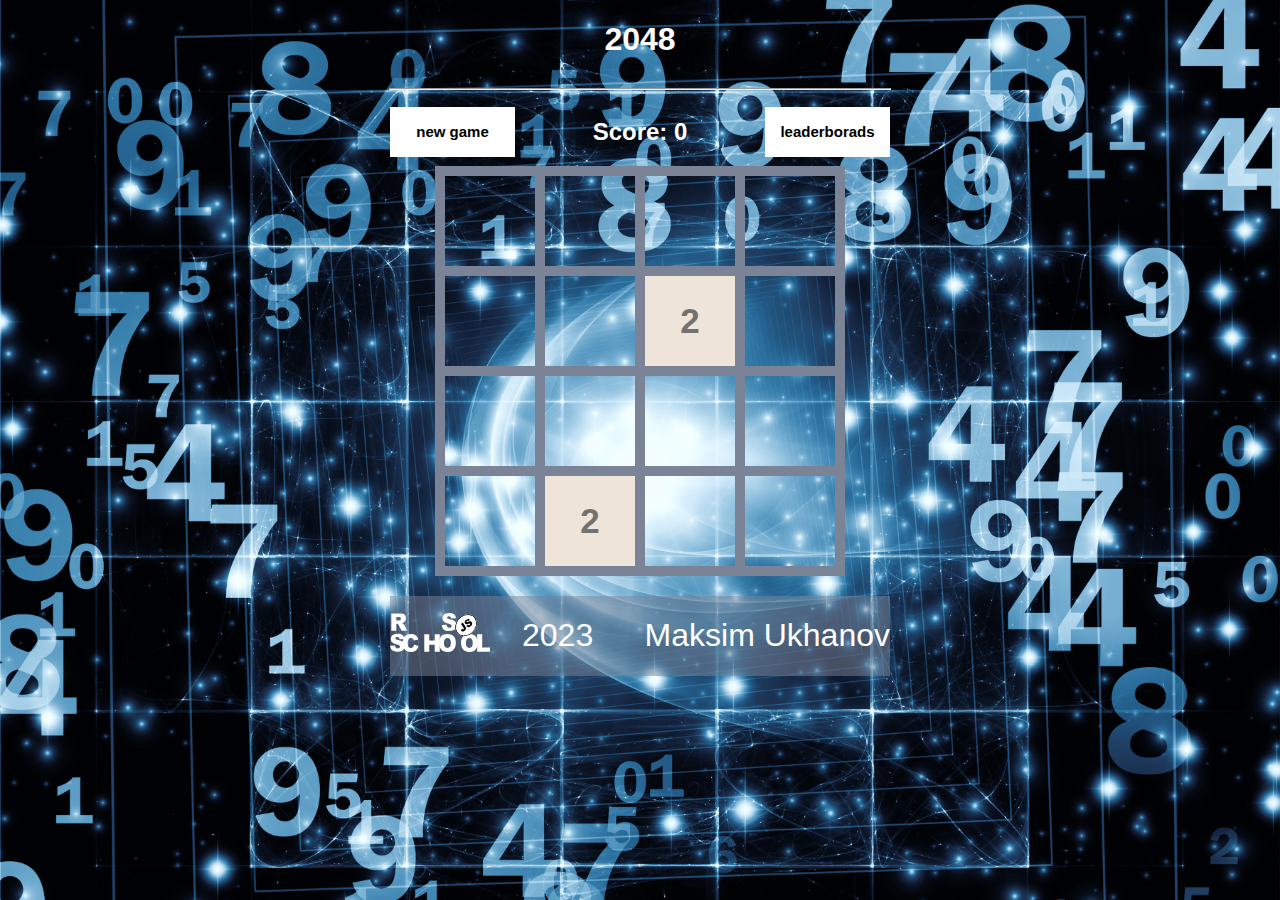
<file: game2048/index.html>
<!DOCTYPE html>
<html lang="en">
<head>
  <meta charset="UTF-8">
  <meta name="viewport" content="width=device-width, initial-scale=1.0">
  <title>2048</title>
  <link rel="stylesheet" href="css/style.css">
  <link rel="stylesheet" href="css/tile.css">
</head>
<body>
  <h1 id="title">2048</h1>
  <hr>
  <div class="header">
    <button type="button" class="new-game">new game</button>
    <h2>Score: <span id="score">0</span></h2>
    <button type="button" class="leaderboards">leaderborads</button>
  </div>
  <div id="board">
  </div>
  <div id="results">
    <h2> Results </h2>
    <div id="leaders"></div>
  </div>
  <footer class="footer">
    <div class="rs-logo">
      <a href="https://rs.school/js-stage0/" target="_blank">
        <img src="assets/rs_school.svg" alt="rs-school-logo" />
      </a>
      <p>2023</p>
    </div>
    <div class="github">
      <a href="https://github.com/CultureCat89" target="_blank"
        >Maksim Ukhanov</a
      >
    </div>
  </footer>
  <script src="index.js"></script>
</body>
</html>
</file>
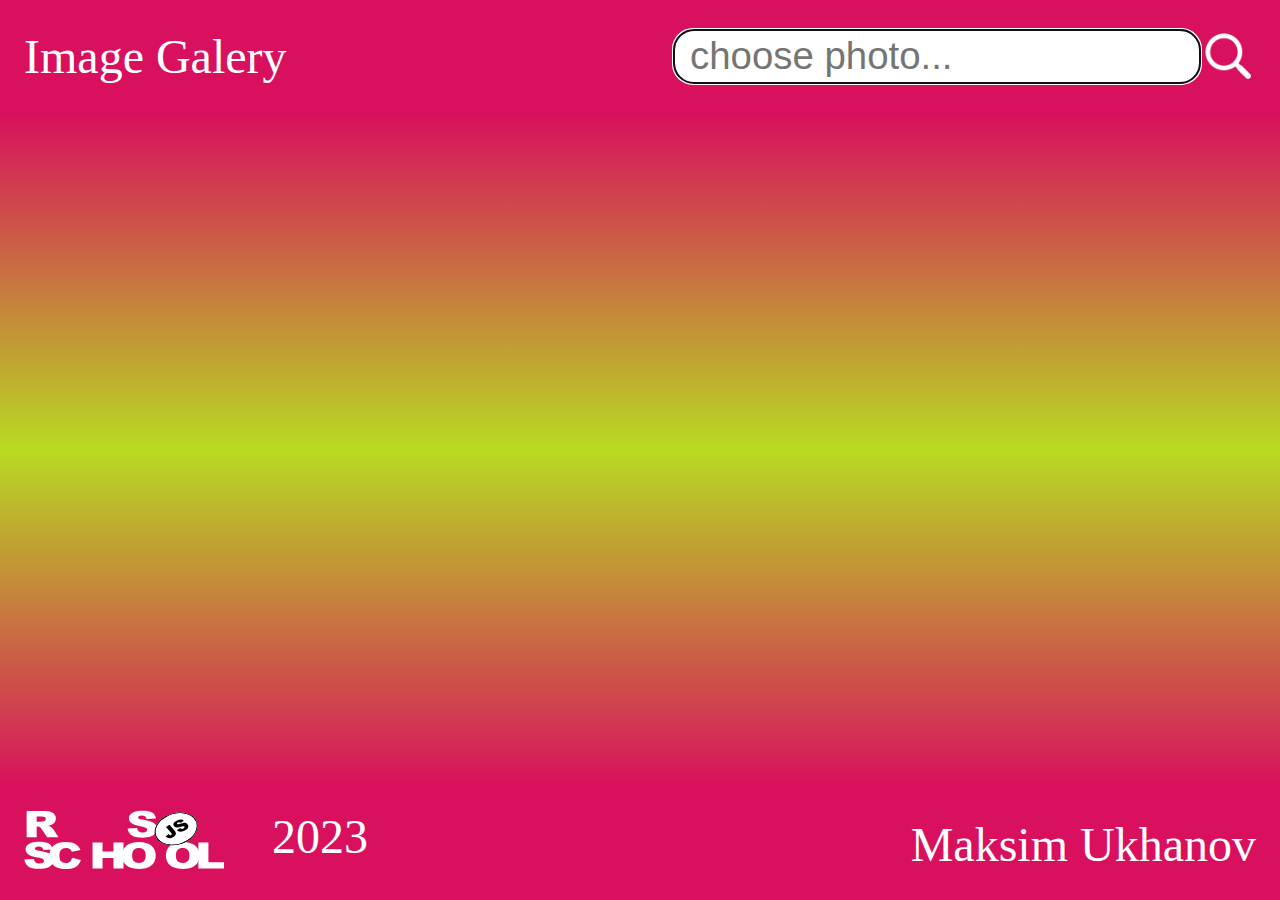
<file: image-galery/index.html>
<!DOCTYPE html>
<html lang="en">
  <head>
    <meta charset="UTF-8" />
    <meta name="viewport" content="width=device-width, initial-scale=1.0" />
    <title>image-galery</title>
    <link rel="stylesheet" href="style.css" />
    <link
      rel="shortcut icon"
      href="assets/img/galery.png"
      type="image/x-icon"
    />
  </head>
  <body>
    <div class="wrapper">
      <header class="header">
        <div>
          <p>Image Galery</p>
        </div>

        <div class="search">
          <input
            type="search"
            placeholder="choose photo..."
            id="search"
            autocomplete="off"
            autofocus
          />
          <div id="search-icon"></div>
        </div>
      </header>

      <main class="main"></main>

      <footer class="footer">
        <div class="rs-logo">
          <a href="https://rs.school/js-stage0/" target="_blank">
            <img src="assets/svg/rs_school.svg" alt="rs-school-logo" />
          </a>
          <p>2023</p>
        </div>
        <div class="github">
          <a href="https://github.com/CultureCat89" target="_blank"
            >Maksim Ukhanov</a
          >
        </div>
      </footer>
    </div>
    <script src="index.js"></script>
  </body>
</html>
</file>
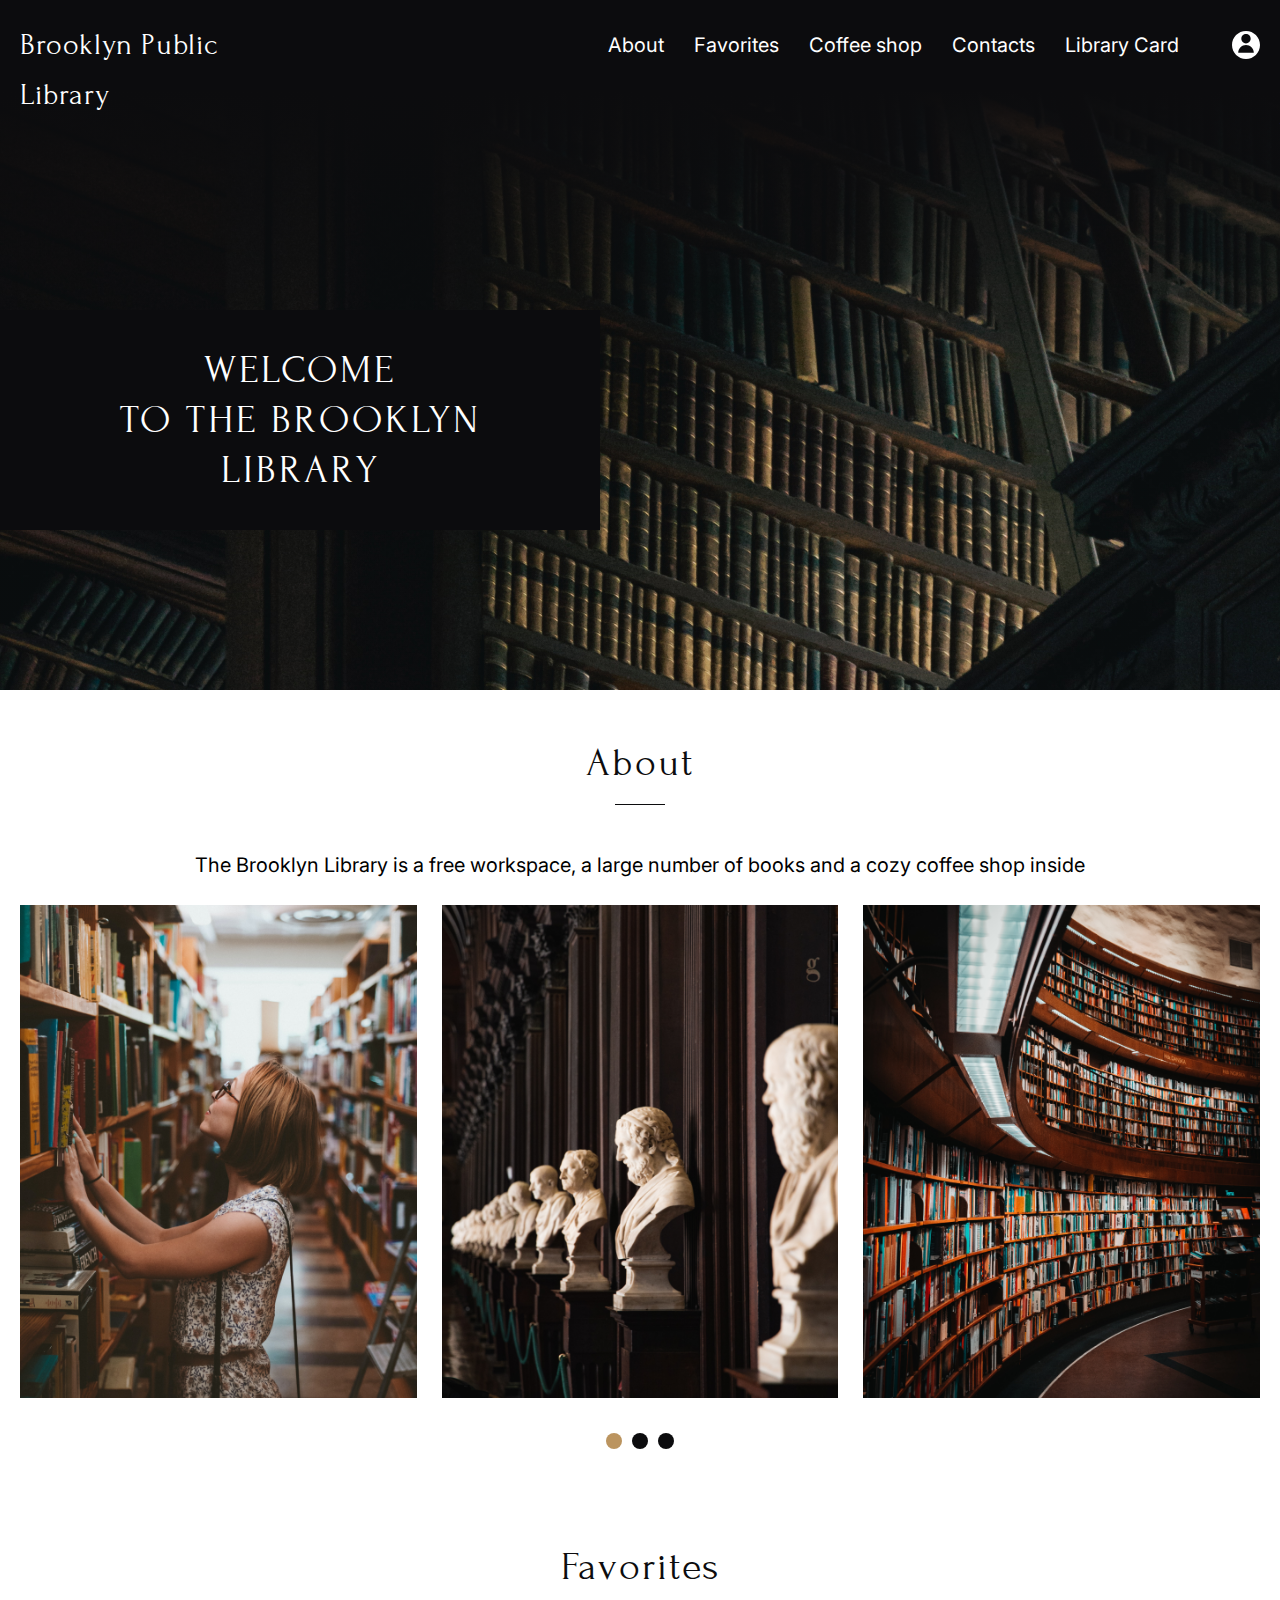
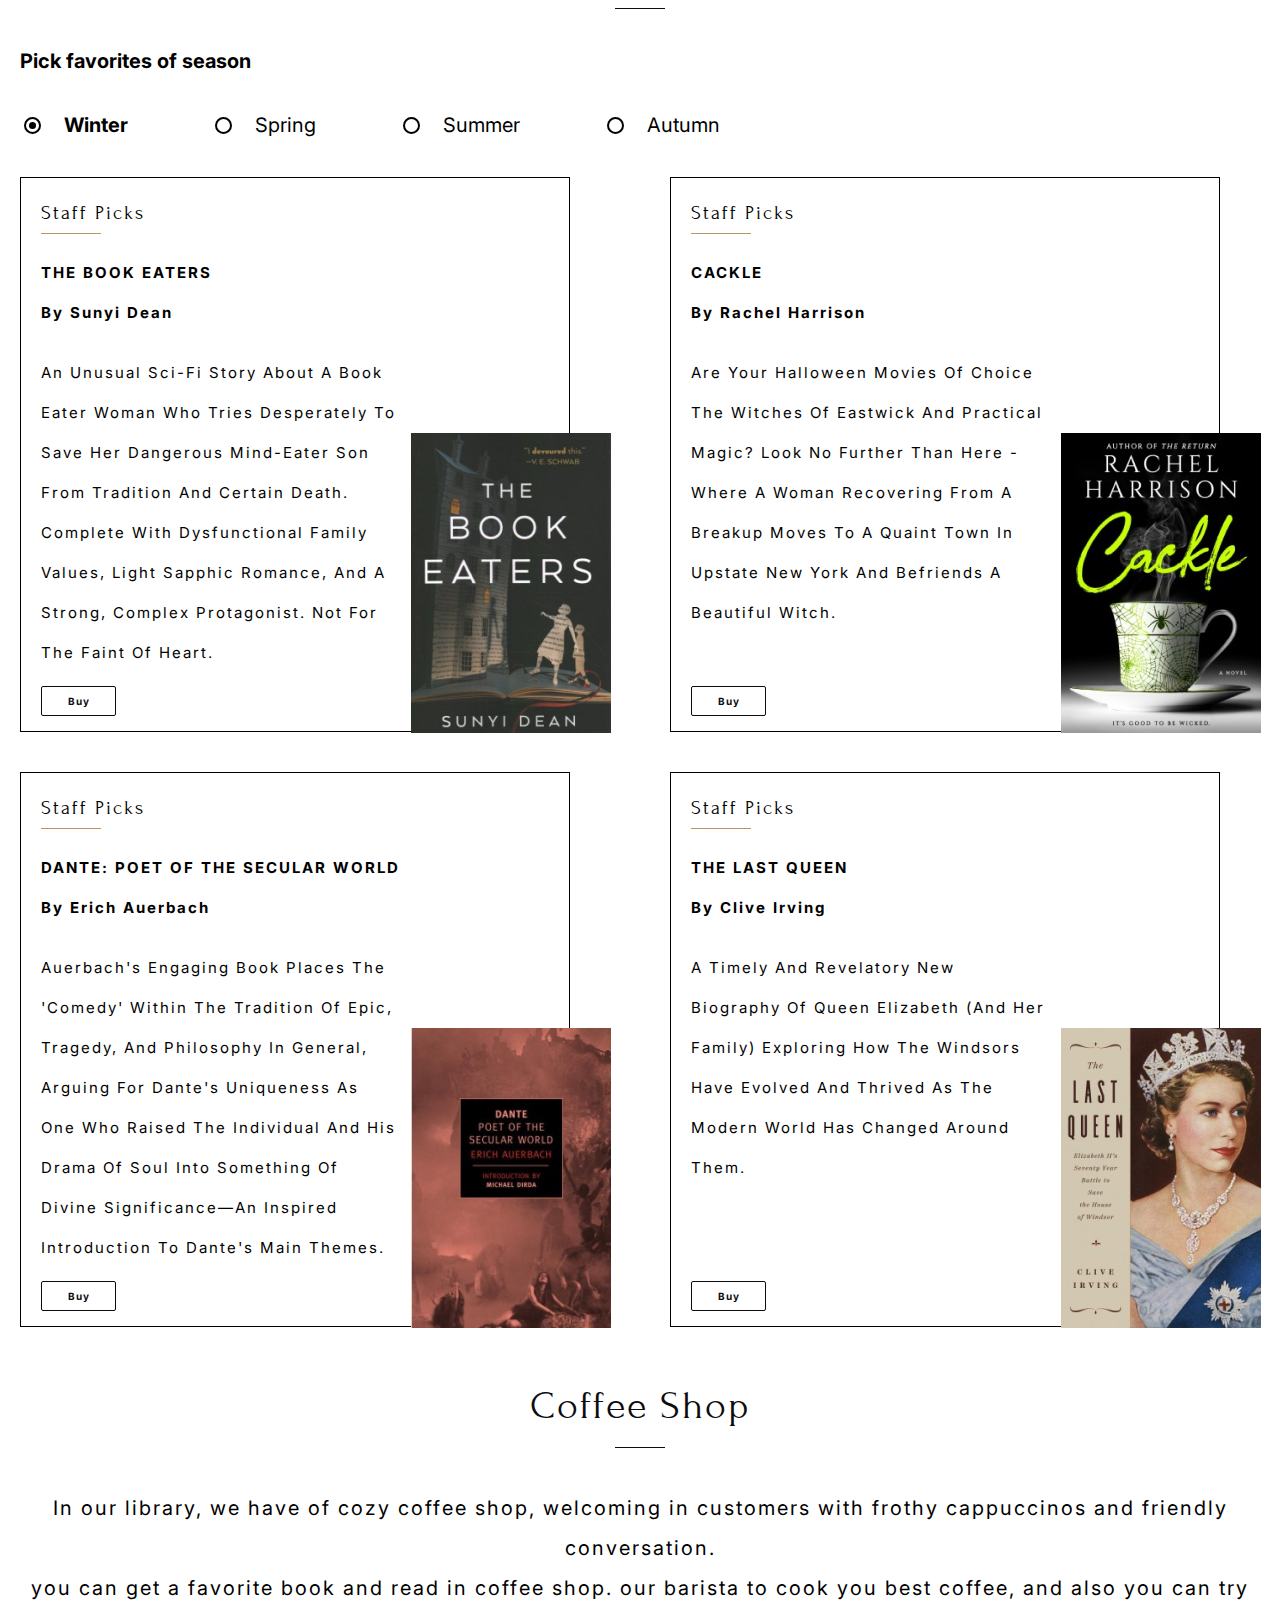
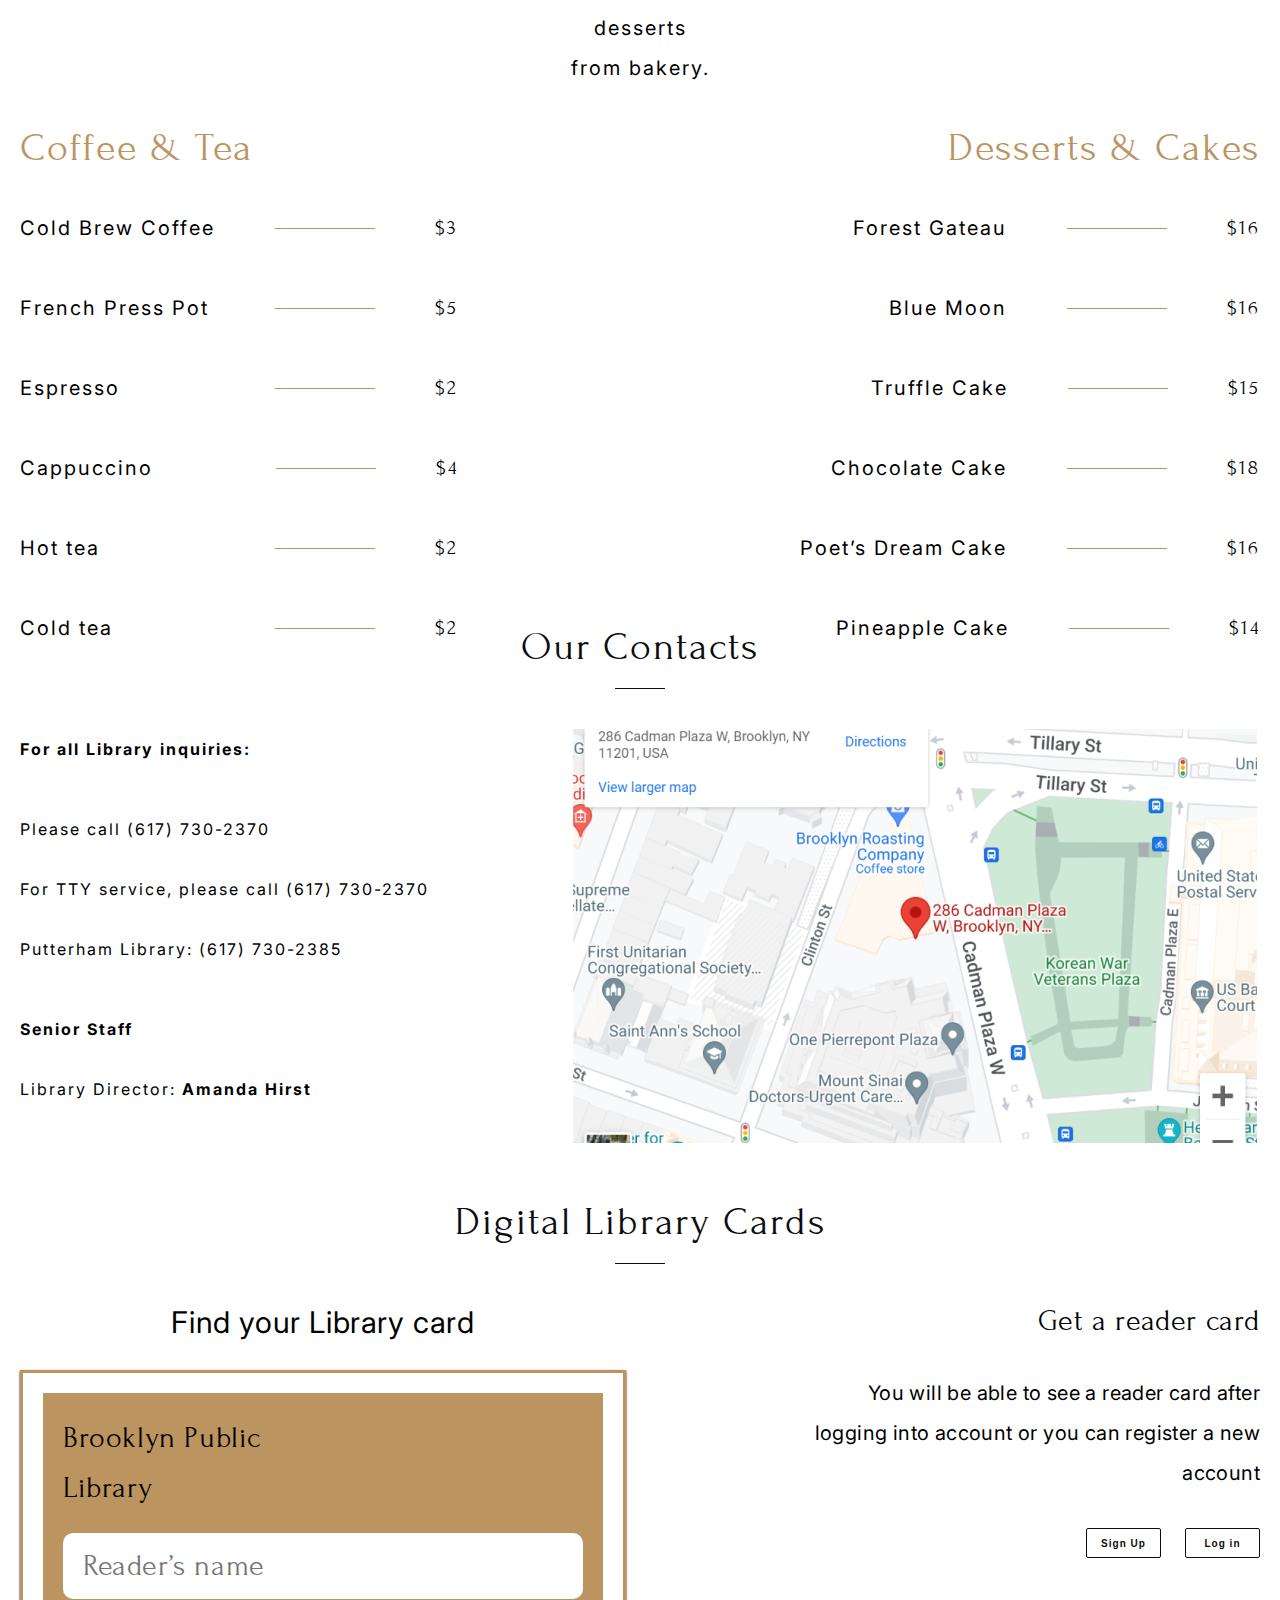
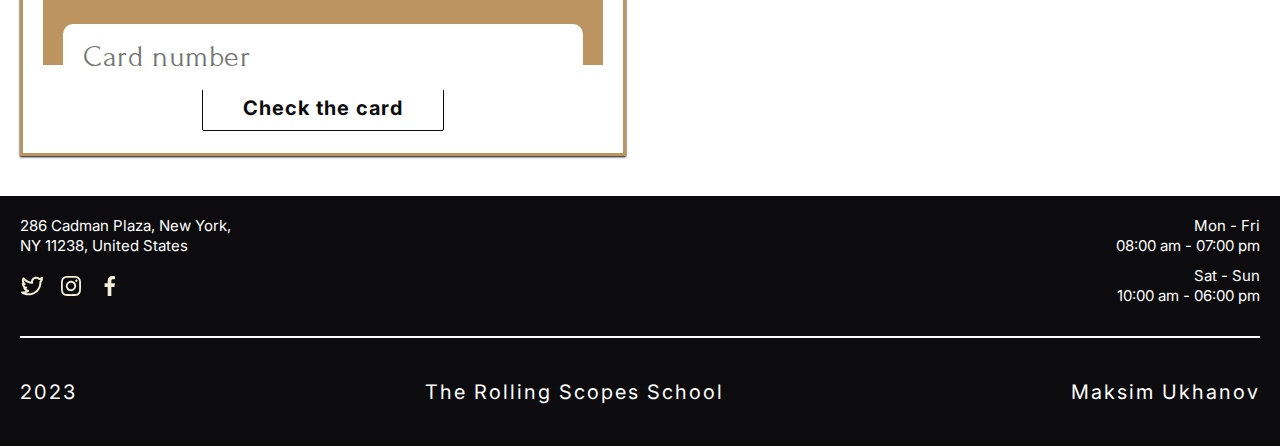
<file: library/index.html>
<!DOCTYPE html>
<html lang="en">
<head>
  <meta charset="UTF-8">
  <meta name="viewport" content="width=device-width, initial-scale=1.0">
  <title>Library</title>
  <link rel="stylesheet" href="styles.css">
  <link rel="icon" href="src/images/favicon.ico">
</head>
<body>
  <header class="header">
    <h1 class="header_title">Brooklyn Public Library</h1>

    <div class="nav_and_icon">
      <nav>
        <ul class="list_nav" id="list_nav">
          <li><a href="#about">About</a></li>
          <li><a href="#favorites">Favorites</a></li>
          <li><a href="#coffee_shop">Coffee shop</a></li>
          <li><a href="#contacts">Contacts</a></li>
          <li><a href="#library_card">Library Card</a></li>
        </ul>
      </nav>
      <svg class="icon_profile" xmlns="http://www.w3.org/2000/svg" width="28" height="28" viewBox="0 0 28 28" fill="none">
        <path fill-rule="evenodd" clip-rule="evenodd" d="M28 14C28 21.732 21.732 28 14 28C6.26801 28 0 21.732 0 14C0 6.26801 6.26801 0 14 0C21.732 0 28 6.26801 28 14ZM18.6667 7.77778C18.6667 10.3551 16.5774 12.4444 14.0001 12.4444C11.4227 12.4444 9.33339 10.3551 9.33339 7.77778C9.33339 5.20045 11.4227 3.11111 14.0001 3.11111C16.5774 3.11111 18.6667 5.20045 18.6667 7.77778ZM19.4998 16.2781C20.9584 17.7367 21.7778 19.715 21.7778 21.7778H14L6.22225 21.7778C6.22225 19.715 7.0417 17.7367 8.50031 16.2781C9.95893 14.8194 11.9372 14 14 14C16.0628 14 18.0411 14.8194 19.4998 16.2781Z" fill="white"/>
      </svg>
    </div>

    <div class="nav_and_icon_burger">
      <svg class="icon_profile" xmlns="http://www.w3.org/2000/svg" width="28" height="28" viewBox="0 0 28 28" fill="none">
        <path fill-rule="evenodd" clip-rule="evenodd" d="M28 14C28 21.732 21.732 28 14 28C6.26801 28 0 21.732 0 14C0 6.26801 6.26801 0 14 0C21.732 0 28 6.26801 28 14ZM18.6667 7.77778C18.6667 10.3551 16.5774 12.4444 14.0001 12.4444C11.4227 12.4444 9.33339 10.3551 9.33339 7.77778C9.33339 5.20045 11.4227 3.11111 14.0001 3.11111C16.5774 3.11111 18.6667 5.20045 18.6667 7.77778ZM19.4998 16.2781C20.9584 17.7367 21.7778 19.715 21.7778 21.7778H14L6.22225 21.7778C6.22225 19.715 7.0417 17.7367 8.50031 16.2781C9.95893 14.8194 11.9372 14 14 14C16.0628 14 18.0411 14.8194 19.4998 16.2781Z" fill="white"/>
      </svg>
      
      <svg class="burger_open" id="burger_menu_open" xmlns="http://www.w3.org/2000/svg" width="45" height="22" viewBox="0 0 45 22" fill="none">
        <line class="burger_line" y1="1" x2="45" y2="1" stroke="white" stroke-width="2"/>
        <line class="burger_line" y1="11" x2="45" y2="11" stroke="white" stroke-width="2"/>
        <line class="burger_line" y1="21" x2="45" y2="21" stroke="white" stroke-width="2"/>
      </svg>
    </div>

    <div class="open_burger_menu" id="open_burger_menu">
      <div class="nav_and_icon_burger_open">
        <svg class="icon_profile" xmlns="http://www.w3.org/2000/svg" width="28" height="28" viewBox="0 0 28 28" fill="none">
          <path fill-rule="evenodd" clip-rule="evenodd" d="M28 14C28 21.732 21.732 28 14 28C6.26801 28 0 21.732 0 14C0 6.26801 6.26801 0 14 0C21.732 0 28 6.26801 28 14ZM18.6667 7.77778C18.6667 10.3551 16.5774 12.4444 14.0001 12.4444C11.4227 12.4444 9.33339 10.3551 9.33339 7.77778C9.33339 5.20045 11.4227 3.11111 14.0001 3.11111C16.5774 3.11111 18.6667 5.20045 18.6667 7.77778ZM19.4998 16.2781C20.9584 17.7367 21.7778 19.715 21.7778 21.7778H14L6.22225 21.7778C6.22225 19.715 7.0417 17.7367 8.50031 16.2781C9.95893 14.8194 11.9372 14 14 14C16.0628 14 18.0411 14.8194 19.4998 16.2781Z" fill="white"/>
        </svg>
        <svg class="burger_close" id="burger_menu_close" xmlns="http://www.w3.org/2000/svg" width="34" height="34" viewBox="0 0 36 34" fill="none">
          <line y1="-1" x2="45.0642" y2="-1" transform="matrix(0.710098 0.704103 -0.710098 0.704103 2 2.00003)" stroke="white" stroke-width="2"/>
          <line y1="-1" x2="45.0642" y2="-1" transform="matrix(0.710098 -0.704103 0.710098 0.704103 2 34)" stroke="white" stroke-width="2"/>
        </svg>
      </div>
      <div class="burger_nav" id="burger_nav">
      </div>
    </div>
  </header>
  <main class="main">
    <section class="welcome">
      <div class="welcome-bg">
        <h2>Welcome <br>to the Brooklyn Library</h2>
      </div>
    </section>
    <section class="about" id="about">
      <div class="title">
        <h2>About</h2>
        <div class="line"></div>
      </div>
      <p>The Brooklyn Library is a free workspace, a large number of books and a cozy coffee shop inside </p>
      <div class="images_items">
        <img src="src/images/image1.png" alt="img1">
        <img src="src/images/image2.png" alt="img2">
        <img src="src/images/image3.png" alt="img3">
        <img src="src/images/image4.png" alt="img4">
        <img src="src/images/image5.png" alt="img5">
      </div>

      <div class="images_items_tablet">
        <svg class="arrow" xmlns="http://www.w3.org/2000/svg" width="14" height="23" viewBox="0 0 14 23" fill="none">
          <path d="M0.93934 10.4393C0.353553 11.0251 0.353553 11.9749 0.93934 12.5607L10.4853 22.1066C11.0711 22.6924 12.0208 22.6924 12.6066 22.1066C13.1924 21.5208 13.1924 20.5711 12.6066 19.9853L4.12132 11.5L12.6066 3.01472C13.1924 2.42893 13.1924 1.47919 12.6066 0.893398C12.0208 0.307611 11.0711 0.307611 10.4853 0.893398L0.93934 10.4393ZM3 10H2L2 13H3V10Z" fill="black"/>
        </svg>
        <div class="images_items_tablet_wrapper">
          <img src="src/images/image1.png" alt="img1">
          <img src="src/images/image2.png" alt="img2">
          <img src="src/images/image3.png" alt="img3">
          <img src="src/images/image4.png" alt="img4">
          <img src="src/images/image5.png" alt="img5">
        </div>
        <svg class="arrow" xmlns="http://www.w3.org/2000/svg" width="14" height="23" viewBox="0 0 14 23" fill="none">
          <path d="M13.0607 12.5607C13.6464 11.9749 13.6464 11.0251 13.0607 10.4393L3.51472 0.893398C2.92893 0.307611 1.97919 0.307611 1.3934 0.893398C0.807611 1.47919 0.807611 2.42893 1.3934 3.01472L9.87868 11.5L1.3934 19.9853C0.807611 20.5711 0.807611 21.5208 1.3934 22.1066C1.97919 22.6924 2.92893 22.6924 3.51472 22.1066L13.0607 12.5607ZM11 13H12V10H11V13Z" fill="black"/>
        </svg>
      </div>

      <div class="pagination" id="pagination">
        <button class="svg btn-off btn-on" disabled></button>
        <button class="svg btn-off"></button>
        <button class="svg btn-off"></button>
      </div>

      <div class="pagination_tablet" id="pagination_tablet">
        <button class="svg btn-off btn-on" disabled></button>
        <button class="svg btn-off"></button>
        <button class="svg btn-off"></button>
        <button class="svg btn-off"></button>
        <button class="svg btn-off"></button>
      </div>
    </section>
    <section class="favorites" id="favorites">
      <div class="title">
        <h2>Favorites</h2>
        <div class="line"></div>
      </div>
      <p>Pick favorites of season</p>
      <div class="seasons">
        <div class="winter">
          <input type="radio" name="season" id="winter" checked>
          <label for="winter">Winter</label>
        </div>
        <div class="spring">
          <input type="radio" name="season" id="spring">
          <label for="spring">Spring</label>
        </div>
        <div class="summer">
          <input type="radio" name="season" id="summer">
          <label for="summer">Summer</label>
        </div>
        <div class="autumn">
          <input type="radio" name="season" id="autumn">
          <label for="autumn">Autumn</label>
        </div>
      </div>
      <div class="seasons_wrapper">
        <div class="favorite_items favorite_items_tablet favorite_winter visible_effect">
          <div class="book">
            <div class="staff_picks">
              <p>Staff Picks</p>
              <div class="staff_line"></div>
            </div>
            <div class="book_author">
              <span>The Book Eaters</span><br>By Sunyi Dean
            </div>
            <div class="description">
              An unusual sci-fi story about a book eater woman who tries desperately to save her dangerous mind-eater son from tradition and certain death. Complete with dysfunctional family values, light Sapphic romance, and a strong, complex protagonist. Not for the faint of heart.       
            </div>
            <button class="buy" type="submit">
              Buy
            </button>
            <img class="book_img" src="src/images/winter/book_dean.jpg" alt="dean">
          </div>

          <div class="book">
            <div class="staff_picks">
              <p>Staff Picks</p>
              <div class="staff_line"></div>
            </div>
            <div class="book_author">
              <span>Cackle</span><br>By Rachel Harrison
            </div>
            <div class="description">
              Are your Halloween movies of choice The Witches of Eastwick and Practical Magic? Look no further than here - where a woman recovering from a breakup moves to a quaint town in upstate New York and befriends a beautiful witch.       
            </div>
            <button class="buy" type="submit">
              Buy
            </button>
            <img class="book_img" src="src/images/winter/book_harrison.jpg" alt="harrison">
          </div>

          <div class="book">
            <div class="staff_picks">
              <p>Staff Picks</p>
              <div class="staff_line"></div>
            </div>
            <div class="book_author">
              <span>Dante: Poet of the Secular World</span><br>By Erich Auerbach
            </div>
            <div class="description">
              Auerbach's engaging book places the 'Comedy' within the tradition of epic, tragedy, and philosophy in general, arguing for Dante's uniqueness as one who raised the individual and his drama of soul into something of divine significance—an inspired introduction to Dante's main themes.       
            </div>
            <button class="buy" type="submit">
              Buy
            </button>
            <img class="book_img" src="src/images/winter/book_auerbach.jpg" alt="auerbach">
          </div>

          <div class="book">
            <div class="staff_picks">
              <p>Staff Picks</p>
              <div class="staff_line"></div>
            </div>
            <div class="book_author">
              <span>The Last Queen</span><br>By Clive Irving
            </div>
            <div class="description">
              A timely and revelatory new biography of Queen Elizabeth (and her family) exploring how the Windsors have evolved and thrived as the modern world has changed around them.       
            </div>
            <button class="buy" type="submit">
              Buy
            </button>
            <img class="book_img" src="src/images/winter/book_irving.jpg" alt="irving">
          </div>
        </div>

        <div class="favorite_items favorite_items_tablet favorite_spring">
          <div class="book">
            <div class="staff_picks">
              <p>Staff Picks</p>
              <div class="staff_line"></div>
            </div>
            <div class="book_author">
              <span>The Body</span><br>By Stephen King
            </div>
            <div class="description">
              Powerful novel that takes you back to a nostalgic time, exploring both the beauty and danger and loss of innocence that is youth.
            </div>
            <button class="buy" type="submit">
              Buy
            </button>
            <img class="book_img" src="src/images/spring/book_king.jpg" alt="king">
          </div>

          <div class="book">
            <div class="staff_picks">
              <p>Staff Picks</p>
              <div class="staff_line"></div>
            </div>
            <div class="book_author">
              <span>Carry: A Memoir of Survival on Stolen Land</span><br>By Toni Jenson
            </div>
            <div class="description">
              This memoir about the author's relationship with gun violence feels both expansive and intimate, resulting in a lyrical indictment of the way things are.
            </div>
            <button class="buy" type="submit">
              Buy
            </button>
            <img class="book_img" src="src/images/spring/book_jensen.jpg" alt="jensen">
          </div>

          <div class="book">
            <div class="staff_picks">
              <p>Staff Picks</p>
              <div class="staff_line"></div>
            </div>
            <div class="book_author">
              <span>Days of Distraction</span><br>By Alexandra Chang
            </div>
            <div class="description">
              A sardonic view of Silicon Valley culture, a meditation on race, and a journal of displacement and belonging, all in one form-defying package of spare prose.
            </div>
            <button class="buy" type="submit">
              Buy
            </button>
            <img class="book_img" src="src/images/spring/book_chang.jpg" alt="chang">
          </div>

          <div class="book">
            <div class="staff_picks">
              <p>Staff Picks</p>
              <div class="staff_line"></div>
            </div>
            <div class="book_author">
              <span>Dominicana</span><br>By Angie Cruz
            </div>
            <div class="description">
              A fascinating story of a teenage girl who marries a man twice her age with the promise to bring her to America. Her marriage is an opportunity for her family to eventually immigrate. For fans of Isabel Allende and Julia Alvarez.
            </div>
            <button class="buy" type="submit" disabled>
              Buy
            </button>
            <img class="book_img" src="src/images/spring/book_cruz.jpg" alt="cruz">
          </div>
        </div>

        <div class="favorite_items favorite_items_tablet favorite_summer">
          <div class="book">
            <div class="staff_picks">
              <p>Staff Picks</p>
              <div class="staff_line"></div>
            </div>
            <div class="book_author">
              <span>Crude: A Memoir</span><br>By Pablo Fajardo & Sophie Tardy-Joubert
            </div>
            <div class="description">
              Drawing and color by Damien Roudeau | This book illustrates the struggles of a group of indigenous Ecuadoreans as they try to sue the ChevronTexaco company for damage their oil fields did to the Amazon and her people
            </div>
            <button class="buy" type="submit">
              Buy
            </button>
            <img class="book_img" src="src/images/summer/book_pablo_and_sophie.jpg" alt="pablo_and_sophie">
          </div>

          <div class="book">
            <div class="staff_picks">
              <p>Staff Picks</p>
              <div class="staff_line"></div>
            </div>
            <div class="book_author">
              <span>Let My People Go Surfing</span><br>By Yvon Chouinard
            </div>
            <div class="description">
              Chouinard—climber, businessman, environmentalist—shares tales of courage and persistence from his experience of founding and leading Patagonia, Inc. Full title: Let My People Go Surfing: The Education of a Reluctant Businessman, Including 10 More Years of Business Unusual.
            </div>
            <button class="buy" type="submit">
              Buy
            </button>
            <img class="book_img" src="src/images/summer/book_chouinard.jpg" alt="chouinard">
          </div>

          <div class="book">
            <div class="staff_picks">
              <p>Staff Picks</p>
              <div class="staff_line"></div>
            </div>
            <div class="book_author">
              <span>The Octopus Museum: Poems</span><br>By Brenda Shaughnessy
            </div>
            <div class="description">
              This collection of bold and scathingly beautiful feminist poems imagines what comes after our current age of environmental destruction, racism, sexism, and divisive politics.
            </div>
            <button class="buy" type="submit">
              Buy
            </button>
            <img class="book_img" src="src/images/summer/book_shaughnessy.jpg" alt="shaughnessy">
          </div>

          <div class="book">
            <div class="staff_picks">
              <p>Staff Picks</p>
              <div class="staff_line"></div>
            </div>
            <div class="book_author">
              <span>Shark Dialogues: A Novel</span><br>By Kiana Davenport
            </div>
            <div class="description">
              An epic saga of seven generations of one family encompasses the tumultuous history of Hawaii as a Hawaiian woman gathers her four granddaughters together in an erotic tale of villains and dreamers, queens and revolutionaries, lepers and healers.
            </div>
            <button class="buy" type="submit">
              Own
            </button>
            <img class="book_img" src="src/images/summer/book_davenport.jpg" alt="davenport">
          </div>
        </div>

        <div class="favorite_items favorite_items_tablet favorite_autumn">
          <div class="book">
            <div class="staff_picks">
              <p>Staff Picks</p>
              <div class="staff_line"></div>
            </div>
            <div class="book_author">
              <span>Casual Conversation</span><br>By Renia White
            </div>
            <div class="description">
              White's impressive debut collection takes readers through and beyond the concepts of conversation and the casual - both what we say to each other and what we don't, examining the possibilities around how we construct and communicate identity.
            </div>
            <button class="buy" type="submit">
              Buy
            </button>
            <img class="book_img" src="src/images/autumn/book_white.jpg" alt="white">
          </div>

          <div class="book">
            <div class="staff_picks">
              <p>Staff Picks</p>
              <div class="staff_line"></div>
            </div>
            <div class="book_author">
              <span>The Great Fire</span><br>By Lou Ureneck
            </div>
            <div class="description">
              The harrowing story of an ordinary American and a principled Naval officer who, horrified by the burning of Smyrna, led an extraordinary rescue effort that saved a quarter of a million refugees from the Armenian Genocide
            </div>
            <button class="buy" type="submit">
              Buy
            </button>
            <img class="book_img" src="src/images/autumn/book_ureneck.jpg" alt="ureneck">
          </div>

          <div class="book">
            <div class="staff_picks">
              <p>Staff Picks</p>
              <div class="staff_line"></div>
            </div>
            <div class="book_author">
              <span>Rickey: The Life and Legend</span><br>By Howard Bryant
            </div>
            <div class="description">
              With the fall rolling around, one can't help but think of baseball's postseason coming up! And what better way to prepare for it than reading the biography of one of the game's all-time greatest performers, the Man of Steal, Rickey Henderson?
            </div>
            <button class="buy" type="submit">
              Buy
            </button>
            <img class="book_img" src="src/images/autumn/book_bryant.jpg" alt="bryant">
          </div>

          <div class="book">
            <div class="staff_picks">
              <p>Staff Picks</p>
              <div class="staff_line"></div>
            </div>
            <div class="book_author">
              <span>Slug: And Other Stories</span><br>By Megan Milks
            </div>
            <div class="description">
              Exes Tegan and Sara find themselves chained together by hairballs of codependency. A father and child experience the shared trauma of giving birth to gods from their wounds.
            </div>
            <button class="buy" type="submit">
              Buy
            </button>
            <img class="book_img" src="src/images/autumn/book_milcks.jpg" alt="milks">
          </div>
        </div>
      </div>
    </section>
    <section class="coffee_shop" id="coffee_shop">
      <div class="title">
        <h2>Coffee Shop</h2>
        <div class="line"></div>
      </div>
      <div class="coffee_shop_description">
        <p>In our library, we have of cozy coffee shop, welcoming in customers with frothy cappuccinos and friendly conversation.</p>
        <p>you can get a favorite book and read in coffee shop. our barista to cook you best coffee, and also you can try desserts</p>
        <p>from bakery.</p>
      </div>

      <div class="coffee_shop_description coffee_shop_description_tablet">
        <p>In our library, we have of cozy coffee shop, welcoming in</p>
        <p>customers with frothy cappuccinos and friendly conversation.</p>
        <p>You can get a favorite book and read in coffee shop. our barista</p>
        <p>to cook you best coffee, and also you can try desserts from</p>
        <p>bakery.</p>
      </div>

      <div class="menu">
        <div class="coffee_and_tea">
          <p class="gold_title">Coffee & Tea</p>
          <div class="menu_item">
            <div class="item_name">Cold Brew Coffee</div>
            <div class="line_price">
              <div class="item_line"></div>
              <div class="item_price">$3</div>
            </div>
          </div>
          <div class="menu_item">
            <div class="item_name">French Press Pot</div>
            <div class="line_price">
              <div class="item_line"></div>
              <div class="item_price">$5</div>
            </div>
          </div>
          <div class="menu_item">
            <div class="item_name">Espresso</div>
            <div class="line_price">
              <div class="item_line"></div>
              <div class="item_price">$2</div>
            </div>
          </div>
          <div class="menu_item">
            <div class="item_name">Cappuccino</div>
            <div class="line_price">
              <div class="item_line"></div>
              <div class="item_price">$4</div>
            </div>
          </div>
          <div class="menu_item">
            <div class="item_name">Hot tea</div>
            <div class="line_price">
              <div class="item_line"></div>
              <div class="item_price">$2</div>
            </div>
          </div>
          <div class="menu_item">
            <div class="item_name">Cold tea</div>
            <div class="line_price">
              <div class="item_line"></div>
              <div class="item_price">$2</div>
            </div>
          </div>
        </div>
        <div class="desserts_and_cakes">
          <p class="gold_title">Desserts & Cakes</p>
          <div class="menu_item right">
            <div class="item_name">Forest Gateau</div>
            <div class="line_price">
              <div class="item_line"></div>
              <div class="item_price">$16</div>
            </div>
          </div>
          <div class="menu_item right">
            <div class="item_name">Blue Moon</div>
            <div class="line_price">
              <div class="item_line"></div>
              <div class="item_price">$16</div>
            </div>
          </div>
          <div class="menu_item right">
            <div class="item_name">Truffle Cake</div>
            <div class="line_price">
              <div class="item_line"></div>
              <div class="item_price">$15</div>
            </div>
          </div>
          <div class="menu_item right">
            <div class="item_name">Chocolate Cake</div>
            <div class="line_price">
              <div class="item_line"></div>
              <div class="item_price">$18</div>
            </div>
          </div>
          <div class="menu_item right">
            <div class="item_name">Poet&rsquo;s Dream Cake</div>
            <div class="line_price">
              <div class="item_line"></div>
              <div class="item_price">$16</div>
            </div>
          </div>
          <div class="menu_item right">
            <div class="item_name">Pineapple Cake</div>
            <div class="line_price">
              <div class="item_line"></div>
              <div class="item_price">$14</div>
            </div>
          </div>
        </div>
      </div>
    </section>
    <section class="our_contacts" id="contacts">
      <div class="title">
        <h2>Our Contacts</h2>
        <div class="line"></div>
      </div>
      <div class="contacts_info">
        <div class="text_info">
          <p class="bold_text">For all Library inquiries:</p>
          <div class="phone_and_staff_info">
            <p>Please call <a href="tel:+6177302370">(617) 730-2370</a></p>
            <p>For TTY service, please call <a href="tel:+6177302370">(617) 730-2370</a></p>
            <p>Putterham Library: <a href="tel:+6177302385">(617) 730-2385</a></p>
          </div>
          <div class="phone_and_staff_info">
            <p class="bold_text">Senior Staff</p>
            <p>Library Director: <span class="bold_text"><a href="mailto:AmandaHirst@gmail.com">Amanda Hirst</a></span></p>
          </div>
        </div>
        <img src="src/images/contacts_map.png" alt="map">
      </div>
    </section>
    <section class="digital_library_cards" id="library_card">
      <div class="title">
        <h2>Digital Library Cards</h2>
        <div class="line"></div>
      </div>
      <div class="card">
        <div class="find_card">
          <p class="find_card_title">Find your Library card</p>
          <div class="gold_border">
            <div class="gold_card">
              <p class="header_title">Brooklyn Public Library</p>
              <br>
              <input class="card_input" type="text" id="name" name="reader_name" placeholder="Reader&rsquo;s name "><br>
              <input class="card_input" type="text" id="card" name="card_number" placeholder="Card number">
            </div>
            <button class="btn_check_card" type="submit">
              Check the card
            </button>
          </div>
        </div>
        <div class="get_card">
          <p>Get a reader card</p>
          <div class="get_card_text">
            <p>You will be able to see a reader card after</p>
            <p>logging into account or you can register a new</p>
            <p>account</p>
          </div>
          <div class="get_card_text get_card_text_tablet">
            <p>You will be able to see a reader card after logging into</p>
            <p>account or you can register a new account</p>
          </div>
          <div class="get_card_btn">
            <button type="submit">Sign Up</button>
            <button type="submit">Log in</button>
          </div>
        </div>
      </div>
    </section>
  </main>
  <footer class="footer">
    <div class="footer_social">
      <div class="adress">
        <p><a href="https://www.google.com/maps/place/Brooklyn+Public+Library+-+Brooklyn+Heights+Branch/@40.6956458,-73.9912976,17z/data=!4m15!1m8!3m7!1s0x89c25a49b649b8c3:0x6342a2291cea2e!2zMjg2IENhZG1hbiBQbGF6YSBXLCBCcm9va2x5biwgTlkgMTEyMDEsINCh0KjQkA!3b1!8m2!3d40.6956458!4d-73.9912976!16s%2Fg%2F11s2lgz8ns!3m5!1s0x89c25a49b6395abd:0x5b6c5e44eb578313!8m2!3d40.6956458!4d-73.9912976!16s%2Fg%2F11c4592c3x?entry=ttu" target="_blank">286 Cadman Plaza, New York,</a></p>
        <p><a href="https://www.google.com/maps/place/Brooklyn+Public+Library+-+Brooklyn+Heights+Branch/@40.6956458,-73.9912976,17z/data=!4m15!1m8!3m7!1s0x89c25a49b649b8c3:0x6342a2291cea2e!2zMjg2IENhZG1hbiBQbGF6YSBXLCBCcm9va2x5biwgTlkgMTEyMDEsINCh0KjQkA!3b1!8m2!3d40.6956458!4d-73.9912976!16s%2Fg%2F11s2lgz8ns!3m5!1s0x89c25a49b6395abd:0x5b6c5e44eb578313!8m2!3d40.6956458!4d-73.9912976!16s%2Fg%2F11c4592c3x?entry=ttu" target="_blank">NY 11238, United States</a></p>
      </div>
      <div class="time_and_week">
        <p>Mon - Fri</p>
        <p>08:00 am - 07:00 pm</p>
      </div>
    </div>
    <div class="footer_social add_margin">
      <div class="social">
        <div class="twitter">
          <img src="src/svg/u_twitter-alt.svg" alt="twitter" usemap="#twitter">
          <map name="twitter">
            <area shape="rect" coords="0,0,24,24" alt="twitter" href="https://twitter.com" target="_blank">
          </map>
        </div>
        <div class="instagram">
          <img src="src/svg/u_instagram.svg" alt="instagram" usemap="#instagram">
          <map name="instagram">
            <area shape="rect" coords="0,0,24,24" alt="instagram" href="https://www.instagram.com" target="_blank">
          </map>
        </div>
        <div class="facebook">
          <img src="src/svg/u_facebook-f.svg" alt="facebook" usemap="#facebook">
          <map name="facebook">
            <area shape="rect" coords="0,0,24,24" alt="facebook" href="https://www.facebook.com" target="_blank">
          </map>
        </div>
      </div>
      <div class="time_and_week">
        <p>Sat - Sun</p>
        <p>10:00 am - 06:00 pm</p>
      </div>
    </div>
    <div class="footer_line"></div>
    <div class="rs_school">
      <p class="year2023">2023</p>
      <p><a href="https://rs.school/js-stage0/" target="_blank">The Rolling Scopes School</a></p>
      <p><a href="https://github.com/CultureCat89" target="_blank">Maksim Ukhanov</a></p>
    </div>
  </footer>
  <script src="index.js"></script>
</body>
</html>
</file>
<file: game2048/css/style.css>
body {
  background: url(../assets/background.jpeg);
  background-size: cover;
  display: flex;
  flex-direction: column;
  align-items: center;
  margin: 0;
  font-family: Arial, Helvetica, sans-serif;
  text-align: center;
  color: #fff;
}

hr {
  width: 500px;
}

.header {
  width: 500px;
  display: flex;
  justify-content: space-between;
  align-items: center;
}

.header button {
  height: 50px;
  width: 125px;
  font-size: 15px;
  font-weight: bold;
  background: #fff;
  border: 2px solid #fff;
  color: rgba(0, 0, 0);
  transition: background-color 1s, color 1s, border;
}

.header button:hover {
  cursor: pointer;
  background-color: blue;
  color: #fff;
}

.header button:active {
  border: 2px solid #000;
}

#board {
  display: flex;
  flex-wrap: wrap;
  width: 400px;
  height: 400px;
  margin: 0 auto;

  background-color: rgba(255, 255, 255, 0);
  border: 5px solid #7b8396;
}

#results {
  width: 400px;
  height: 400px;
  margin: 0 auto;
  background-color: #1b6b83;

  border: 6px solid #fff;
  font-size: 20px;
  font-weight: bold;
}

#leaders {
  display: flex;
  flex-direction: column;
  align-items: start;
  margin: 10px;
}

.tile {
  display: flex;
  align-items: center;
  justify-content: center;
  width: 90px;
  height: 90px;
  border: 5px solid #7b8396;

  font-size: 35px;
  font-weight: bold;
}

.footer {
  margin-top: 20px;
  width: 500px;
  height: 5rem;
  font-size: 2rem;
  display: flex;
  justify-content: space-between;
  align-items: center;
  background-color: rgba(123, 131, 150, 0.5);

}

.rs-logo {
  display: flex;
  align-items: center;
  gap: 1em;
}

.rs-logo img {
  width: 100px;
  height: 40px;
}

.github a {
  /* font-size: 1rem; */
  text-decoration: none;
  color: #fff;
  transition: all 1s;
}

.github a:hover {
  color: #f00;
}
</file>
<file: game2048/css/tile.css>
.x2 {
  background-color: #eee4da;
  color: #727371;
}

.x4 {
  background-color: #ece0ca;
  color: #727371;
}

.x8 {
  background-color: #f4b17a;
  color: #fff;
}

.x16 {
  background-color: #f59575;
  color: #fff;
}

.x32 {
  background-color: #f57c5f;
  color: #fff;
}

.x64 {
  background-color: #f65d3b;
  color: #fff;
}

.x128 {
  background-color: #edce71;
  color: #fff;
}

.x256 {
  background-color: #edcc63;
  color: #fff;
}

.x512 {
  background-color: #edc651;
  color: #fff;
}

.x1024 {
  background-color: #ecc744;
  color: #fff;
}

.x2048 {
  background-color: #ecc230;
  color: #fff;
}

/* .x4096 {
  background-color: #fe3d3d;
  color: #fff;
}

.x8192 {
  background-color: #ff2020;
  color: #fff;
} */
</file>
<file: image-galery/style.css>
*,
*::before,
*::after {
  margin: 0;
  padding: 0;
  box-sizing: border-box;
}

:root {
  --background-color: linear-gradient(#d8105d, #b8da22 50%, #d8105d);
  --text-color: #fff;
}

body {
  background-color: rgb(24, 212, 40);
}

.wrapper {
  display: flex;
  flex-direction: column;
  height: 100%;
  max-width: 1300px;
  margin: 0 auto;
  z-index: -1;
}

.header,
.footer {
  height: 7rem;
  font-size: 3rem;
  display: flex;
  justify-content: space-between;
  align-items: center;
  padding: 0 0.5em;
  color: var(--text-color);
  background-color: #d8105d;
}

.header {
  top: 0;
  position: sticky;
}

.search {
  display: flex;
}

#search {
  padding: 0 15px;
  font-size: 0.8em;
  border-radius: 20px;
}

#search-icon {
  background-image: url(assets/img/search-icon.png);
  background-size: auto;
  background-position: center;
  background-size: cover;
  height: 55px;
  width: 55px;
  cursor: pointer;
  transition: all 1s;
}

#search-icon:hover {
  background-image: url(assets/img/search-icon-hover.png);
} 

.main {
  min-height: calc(100vh - 14rem);
  display: flex;
  flex-wrap: wrap;
  justify-content: space-evenly;
  gap: 20px;
  background-image: var(--background-color);
}

.img {
  margin: 30px 0;
  width: 350px;
  height: 225px;
  background-position: center;
  background-size: cover;
  border-radius: 2px;
  cursor: pointer;
  transition: all 1s;
}

.img:hover {
  box-shadow: 10px 10px 50px #fff;
}

.rs-logo {
  display: flex;
  gap: 1em;
}

.rs-logo img {
  width: 200px;
  height: 60px;
}

.github a {
  text-decoration: none;
  color: var(--text-color);
  transition: all 1s;
}

.github a:hover {
  color: #000;
}

@media screen and (max-width: 875px) {
  .header {
    flex-direction: column;
    height: 9rem;
    justify-content: space-evenly;
  }
}

@media screen and (max-width: 768px) {
  .footer {
    flex-direction: column-reverse;
    height: 9rem;
    justify-content: space-evenly;
  }

  .rs-logo {
    width: 100%;
    justify-content: space-between;
  }
}

@media screen and (max-width: 600px) {
  .search {
    width: 100%;
  }

  #search {
    width: calc(100% - 55px);
  }

  .main {
    min-height: calc(100vh - 18rem);
  }

  .img {
    width: 100%;
  }

  .footer {
    font-size: 2.5rem; 
  }
}

@media screen and (max-width: 350px) {
  .header,
  .footer {
    font-size: 2rem; 
  }
}
</file>
<file: library/styles.css>
@import url('https://fonts.googleapis.com/css2?family=Inter&family=Forum&display=swap');

* {
  margin: 0;
  padding: 0;
  box-sizing: border-box;
}

html {
  scroll-behavior: smooth;
}

body {
  display: flex;
  flex-direction: column;
  justify-content: center;
  margin: 0 auto;
  max-width: 1440px;
}


/*           HEADER          */

.header {
  position: relative;
  display: flex;
  justify-content: space-between;
  height: 90px;
  padding: 20px;
  color: #fff; 
  background-color: #0c0c0e;
}

.header_title {
  display: inline-block;
  width: 294px;
  font-family: 'Forum', cursive;
  font-size: 30px;
  font-style: normal;
  font-weight: 400;
  letter-spacing: 0.6px;
  line-height: 50px;
}

.nav_and_icon {
  display: flex;
  gap: 40px;
}

.list_nav {
  display: flex;
  gap: 30px;
  width: 584px;
}

.list_nav li {
  display: inline;
  font-family: 'Inter', sans-serif;
  font-size: 20px;
  list-style-type: none;
  line-height: 50px;
}

.list_nav a {
  color: #ffffff;
  text-decoration: none;
}

.list_nav a:hover {
  font-weight: 700;
  transition: 0.2s;
}

.icon_profile {
  margin: 11px 0;
  flex-shrink: 0;
}



/*          WELCOME          */

.welcome {
  height: 600px;
  background-image: linear-gradient(180deg, #0C0C0E 0%, #0C0C0E 0.01%, rgba(18, 18, 21, 0.10) 50%), url(src/images/welcome.png);
  padding: 220px 0px 160px;
}

.welcome-bg {
  width: 600px;
  height: 220px;
  padding: 35px 40px;
  flex-shrink: 0;
  background-color: #0c0c0e;
}

.welcome-bg h2 {
  width: 520px;
  color: #fff;
  text-align: center;
  font-family: 'Forum', cursive;
  font-size: 40px;
  font-style: normal;
  font-weight: 400;
  line-height: 50px;
  letter-spacing: 3px;
  text-transform: uppercase;
  flex-shrink: 0;
}



/*            ABOUT          */

.about {
  display: flex;
  flex-direction: column;
  height: 837px;
  padding: 20px;
  justify-content: center;
}

.title h2 {
  height: 61px;
  color: #0C0C0E;
  font-family: 'Forum', cursive;
  font-size: 40px;
  font-style: normal;
  font-weight: 400;
  line-height: 40px;
  letter-spacing: 2px;
  text-align: center;
}

.line {
  width: 50px;
  height: 1px;
  background-color: #0c0c0e;
  margin: 0 auto;
}

.about p {
  margin: 40px auto 20px;
  color: #000;
  text-align: center;
  font-family: 'Inter', sans-serif;
  font-size: 20px;
  font-style: normal;
  font-weight: 400;
  line-height: 40px;
}

.images_items, 
.images_items_tablet_wrapper {
  text-align: center;
  white-space: nowrap;
  font-size: 0;
  overflow: hidden;
  scroll-behavior: smooth;
}

.images_items img {

  margin-left: 25px;
  width: calc((100% - 50px) / 3);
  max-width: 450px;
}

.images_items img:first-child {
  margin-left: 0;
}

.pagination {
  display: flex;
  margin: 30px auto 20px;
}

.svg {
  width: 26px;
  height: 26px;
  border-width: 0;
  background-color: #fff;
}

.svg:hover {
  cursor: pointer;
}

.svg.btn-on:hover {
  cursor: default;
}

.btn-off {
  background: url(src/svg/asp2.svg) no-repeat center;
}

.btn-on {
  background: url(src/svg/asp1.svg) no-repeat center;
}

/*         FAVORITES         */

.favorites {
  min-height: 1439px;
  padding: 20px 20px 40px;
}

.favorites > p {
  display: inline-block;
  margin: 40px 0px;
  text-align: center;
  font-family: 'Inter', sans-serif;
  font-size: 20px;
  font-style: normal;
  font-weight: 700;
  line-height: normal;
}

.seasons {
  display: flex;
  justify-content: space-between;
  width: 700px;
  height: 24px;
  font-family: 'Inter', sans-serif;
  font-size: 20px;
  font-style: normal;
  font-weight: 400;
  line-height: normal;
}

.winter,
.spring,
.summer,
.autumn {
  position: relative;
  display: inline-flex;
  justify-content: space-between;
}

input[type="radio"] {
  opacity: 0;
  height: 24px;
  width: 24px;
  accent-color: #000;
}

input[type="radio"] + label::before {
  position: absolute;
  left: 3.5px;
  top: 1.5px;
  content: url(src/svg/Ellipse.svg);
}

input[type="radio"]:checked + label::before {
  position: absolute;
  left: 3.5px;
  top: 1.5px;
  content: url(src/svg/Group.svg);
}

label {
  margin-left: 20px;
}

input[type="radio"]:checked + label,
input[type="radio"]:hover + label {
  font-weight: 700;
}

.favorite_items {
  display: flex;
  flex-wrap: wrap;
  justify-content: space-between;
  align-content: space-between;
  min-height: 1190px;
}

.book {
  position: relative;
  width: 550px;
  height: 555px;
  margin: 40px 40px 0 0;
  flex-shrink: 0;
  padding: 15px 20px;
  border: 1px solid #000;
}

.staff_picks {
  box-sizing: content-box;
  display: inline-block;
  height: 40px;
  font-family: 'Forum', cursive;
  font-size: 20px;
  line-height: 40px;
  letter-spacing: 2px;
}

.staff_line {
  width: 60px;
  height: 1px;
  background: #BB945F;
}

.book_author {
  margin: 20px 0;
  height: 80px;
  font-family: 'Inter', sans-serif;
  font-size: 15px;
  font-weight: 700;
  line-height: 40px;
  letter-spacing: 2px;
}

.book_author span {
  text-transform: uppercase;
}

.description {
  width: 355px;
  font-family: 'Inter', sans-serif;
  font-size: 15px;
  line-height: 40px;
  letter-spacing: 2px;
  text-transform: capitalize;
}

.buy {
  position: absolute;
  bottom: 15px;
  left: 20px;
  background-color: #fff;
  width: 75px;
  height: 30px;
  flex-shrink: 0;
  border-radius: 2px;
  border: 1px solid #0C0C0E;
  color: #0C0C0E;
  text-align: center;
  font-family: 'Inter', sans-serif;
  font-size: 10px;
  font-style: normal;
  font-weight: 700;
  line-height: normal;
  letter-spacing: 1px;
}

.buy[class="buy"]:hover {
  cursor: pointer;
  border: 1px solid #BB945F;
  background: #BB945F;
  transition: 1s;
}

.buy[class="buy"]:active {
  cursor: pointer;
  border: 1px solid #BB945F;
  background: #fff;
  color: #BB945F
}

.own {
  color: #BB945F;
  border: 1px solid #BB945F;
}

.book_img {
  z-index: 1;
  position: absolute;
  top: 255px;
  left: 390px;
}


/*        COFFEE SHOP        */

.coffee_shop {
  display: flex;
  height: 841px;
  padding: 20px 20px 40px 20px;
  flex-direction: column;
  align-items: center;
  gap: 40px;
}

.coffee_shop_description {
  text-align: center;
  font-family: 'Inter', sans-serif;
  font-size: 20px;
  line-height: 40px;
  letter-spacing: 2px;
}

.menu {
  display: flex;
  justify-content: space-between;
  height: 520px;
  width: 100%;
}

.coffee_and_tea {
  width: 438px;
  display: inline-flex;
  flex-direction: column;
  align-items: flex-start;
  gap: 40px;
}

.desserts_and_cakes {
  width: 482px;
  display: flex;
  flex-direction: column;
  align-items: flex-end;
  gap: 40px;
}

.gold_title {
  color: #BB945F;
  font-family: 'Forum', cursive;
  font-size: 40px;
  line-height: 40px;
  letter-spacing: 2px;
}

.menu_item {
  display: flex;
  align-items: center;
  width: 100%;
  height: 40px;
  justify-content: space-between;
}

.item_name {
  display: flex;
  font-family: 'Inter', sans-serif;
  font-size: 20px;
  line-height: 40px;
  letter-spacing: 2px;
}

.line_price {
  display: flex;
  align-items: center;
  gap: 60px;
}

.item_line {
  width: 100px;
  height: 1px;
  background-color: #BB945F;
}

.item_price {
  font-family: 'Forum', cursive;
  font-size: 20px;
  line-height: 40px;
  letter-spacing: 2px;
}

.right {
  justify-content: flex-end;
  gap: 60px;
}


/*        OUR CONTACTS       */

.our_contacts {
  display: flex;
  height: 575px;
  padding: 20px 20px 40px 20px;
  flex-direction: column;
  align-items: center;
  gap: 40px;
}

.contacts_info {
  display: flex;
  justify-content: center;
  align-items: flex-start;
  justify-content: space-between;
  font-family: Inter;
  line-height: 40px;
  letter-spacing: 2px;
  width: 100%;
}

.text_info {
  display: flex;
  flex-direction: column;
  gap: 40px;
  width: 503px;
  height: 380px;
}

.phone_and_staff_info {
  display: flex;
  flex-direction: column;
  gap: 20px;
}

.phone_and_staff_info a {
  text-decoration: none;
  color: #000;
}

.bold_text {
  font-weight: 700;
}


/*   DIGITAL LIBRARY CARDS   */

.digital_library_cards {
  display: flex;
  height: 614px;
  padding: 20px 20px 41px 20px;
  flex-direction: column;
  align-items: center;
  gap: 40px;
}

.card {
  width: 100%;
  display: flex;
  justify-content: space-between;
}

.find_card {
  width: 606px;
  height: 453px;
  flex-shrink: 0;
}

.find_card_title {
  font-family: 'Inter', sans-serif;
  text-align: center;
  font-size: 30px;
  letter-spacing: 0.6px;
  margin-bottom: 30px;
}

.gold_border {
  height: 386px;
  border: 3px solid #BB945F;
  box-shadow: 0px 1px 2px 0px;
}

.gold_card {
  width: 560px;
  height: 272px;
  margin: 20px;
  background-color: #BB945F;
}

.gold_card p {
  margin: 20px;
}

.card_input {
  margin: 0px 20px 25px;
  padding: 8px 20px;
  width: calc(100% - 40px);
  height: 66px;
  border-width: 0;
  border-radius: 10px;
  color: #8E8E8E;
  font-family: 'Forum', cursive;
  font-size: 30px;
  line-height: 50px;
  letter-spacing: 0.6px;

}

.btn_check_card {
  display: block;
  margin: 0 auto;
  padding: 10px 40px;
  background-color: #fff;
  color: #0C0C0E;
  text-align: center;
  font-family: 'Inter', sans-serif;
  font-size: 20px;
  font-weight: 700;
  line-height: normal;
  letter-spacing: 1px;
  border-radius: 2px;
  border: 1px solid #0C0C0E;
}

.btn_check_card:hover {
  cursor: pointer;
  border: 1px solid #BB945F;
  background: #BB945F;
  transition: 1s;
}

.get_card {
  display: flex;
  flex-direction: column;
  align-items: end;
  gap: 35px;
  width: 456px;
  height: 253px;
}

.get_card > p {
  color: #000;
  text-align: center;
  font-family: 'Forum', cursive;
  font-size: 30px;
  letter-spacing: 0.6px;
}

.get_card_text {
  width: 456px;
  height: 120px;
  color: #000;
  text-align: right;
  font-family: 'Inter', sans-serif;
  font-size: 20px;
  line-height: 40px;
  letter-spacing: 0.4px;
}

.get_card_btn button {
  width: 75px;
  height: 30px;
  margin-left: 20px;
  border-radius: 2px;
  border: 1px solid #0C0C0E;
  background-color: #fff;
  color: #0C0C0E;
  font-size: 10px;
  font-weight: 700;
  letter-spacing: 1px;
}

.get_card_btn button:hover {
  cursor: pointer;
  border: 1px solid #BB945F;
  background: #BB945F;
  transition: 1s;
}


/*          FOOTER           */

.footer {
  height: 250px;
  color: #fff;
  background-color: #0c0c0e;
  padding: 20px 20px 44px;
  display: flex;
  flex-direction: column;
  justify-content: flex-end;
}

.footer_social {
  display: flex;
  align-items: center;
  justify-content: space-between;
  height: 40px;
}

.add_margin {
  margin-top: 10px;
}

.social {
  display: inline-flex;
  height: 24px;
  gap: 15px;
}

.adress, .time_and_week {
  text-align: right;
  font-family: 'Inter', sans-serif;
  font-size: 15px;
  line-height: 20px;
}

.adress {
  text-align: left;
}

.adress a {
  text-decoration: none;
  color: #fff;
}

.footer_line {
  height: 2px;
  background-color: #fff;
  margin-top: 30px;
}

.rs_school {
  display: flex;
  align-items: center;
  justify-content: space-between;
  margin-top: 44px;
}

.rs_school a {
  text-decoration: none;
  color: #fff;
}

.rs_school p {
  text-align: center;
  font-family: 'Inter', sans-serif;
  font-size: 20px;
  line-height: 20px;
  letter-spacing: 2px;
}


/*       HIDE TABLET 768px        */
.nav_and_icon_burger, 
.images_items_tablet,
.pagination_tablet,
.coffee_shop_description_tablet,
.get_card_text_tablet {
  display: none;
}


#burger_menu_open,
#burger_menu_close {
  cursor: pointer;
}

.open_burger_menu {
  display: flex;
  flex-direction: column;
  position: absolute;
  top: 0;
  right: 0;
  width: 0;
  height: 570px;
  background-color: #000;
  color: #fff;
  transition: width .7s ease-in-out;
  z-index: 10;
}

.open_burger_menu.clicked .nav_and_icon_burger_open {
  display: none;
}


/*     SWITCH FAVORIE BOOKS     */
.seasons_wrapper {
  height: 100%;
  position: relative;
}

/* default */
.favorite_items {
  opacity: 0;
  visibility: hidden;
  transition-property: opacity, visibility;
  transition: 4s ease-in-out;
  position: absolute;
  left: 0;
  top: 0;
  width: 100%;
}

/* Visible */
.visible_effect {
  visibility: visible;
  opacity: 1;
}

@media screen and (max-width: 1254px) {
  .favorites {
    min-height: 2629px;
  }

  .favorite_items {
    justify-content: center;
  }
}

@media screen and (max-width: 1100px) {
  .our_contacts {
    height: 615px;
  }

  .text_info {
    height: 450px;
  }
}

@media screen and (max-width: 1024px) {
  body {
    width: 768px;
    height: 7824px;
  }

  .nav_and_icon,
  .images_items,
  .pagination,
  .coffee_shop_description,
  .get_card_text,
  .list_nav {
    display: none;
  }

  .nav_and_icon_burger {
    display: flex;
    gap: 40px;
    align-items: center;
  }

  .nav_and_icon_burger_open {
    display: none;
    justify-content: end;
    align-items: center;
    gap: 51px;
    width: calc(100% - 40px);
    margin: 20px;
  }

  .open_burger_menu.clicked {
    width: 332px;
  }

  .open_burger_menu.clicked .nav_and_icon_burger_open {
    display: inline-flex;
    visibility: hidden;
    animation: hello_burger 0s .7s;
    animation-fill-mode: forwards;
  }

  @keyframes hello_burger {
    from {
      visibility: hidden;
    }
    to {
      visibility: visible;
    }
  }

  .open_burger_menu.clicked .list_nav {
    display: flex;
    text-align: center;
    flex-direction: column;
    gap: 30px;
    width: 118px;
    height: 370px;
    margin: 48px auto 100px;
  }

  /* .open_burger_menu.clicked .icon_profile {
    margin: 0;
  } */

  .welcome {
    background-image: linear-gradient(180deg, #0C0C0E 0%, #0C0C0E 0.01%, rgba(18, 18, 21, 0.10) 50%), url(src/images/welcome_tablet.png);
  }

  .about {
    height: 862px;
  }

  .images_items_tablet {
    position: relative;
    margin: 0 auto;
    width: 568px;
    display: flex;
    justify-content: center;
    align-items: center;
    gap: 45px;
  }

  .images_items_tablet_wrapper {
    width: 450px;
  }

  .arrow {
    position: absolute;
    top: 50%;
  }

  .arrow:first-child {
    left: 0;
  }

  .arrow:last-child {
    right: 0;
  }

  .images_items_tablet svg:hover {
    cursor: pointer;
  }

  .pagination_tablet {
    display: flex;
    margin: 20px auto;
  }

  .seasons {
    position: sticky;
    position: -webkit-sticky;
    top: 0;
    background-color: #fff;
    z-index: 20;
  }

  .favorites {
    height: 2629px;
  }

  .favorite_items_tablet {
    height: 2340px;
    flex-wrap: nowrap;
    flex-direction: column;
    align-items: center;
  }

  .coffee_shop {
    height: 1481px;
  }

  .coffee_shop_description_tablet {
    display: block;
    letter-spacing: 1.9px;
  }

  .menu {
  flex-direction: column;
  height: 1180px;
  gap: 40px;
  }

  .coffee_and_tea {
    margin-right: auto;
  }

  .desserts_and_cakes {
    margin-left: auto;
  }

  .our_contacts {
    height: 1055px;
    justify-content: center;
    
  }

  .contacts_info {
    height: 894px;
    flex-direction: column;
    align-items: center;
    gap: 100px;
  }

  .text_info {
    width: 727px;
  }

  .digital_library_cards {
    height: 857px;
    padding: 20px 20px 40px;
  }

  .card {
    flex-direction: column;
    gap: 21px;
    align-items: center;
  }

  .get_card {
    width: 600px;
    height: 223px;
    align-items: center;
  }

  .get_card_text_tablet {
    display: block;
    width: 100%;
    text-align: center;
  }
}
</file>
